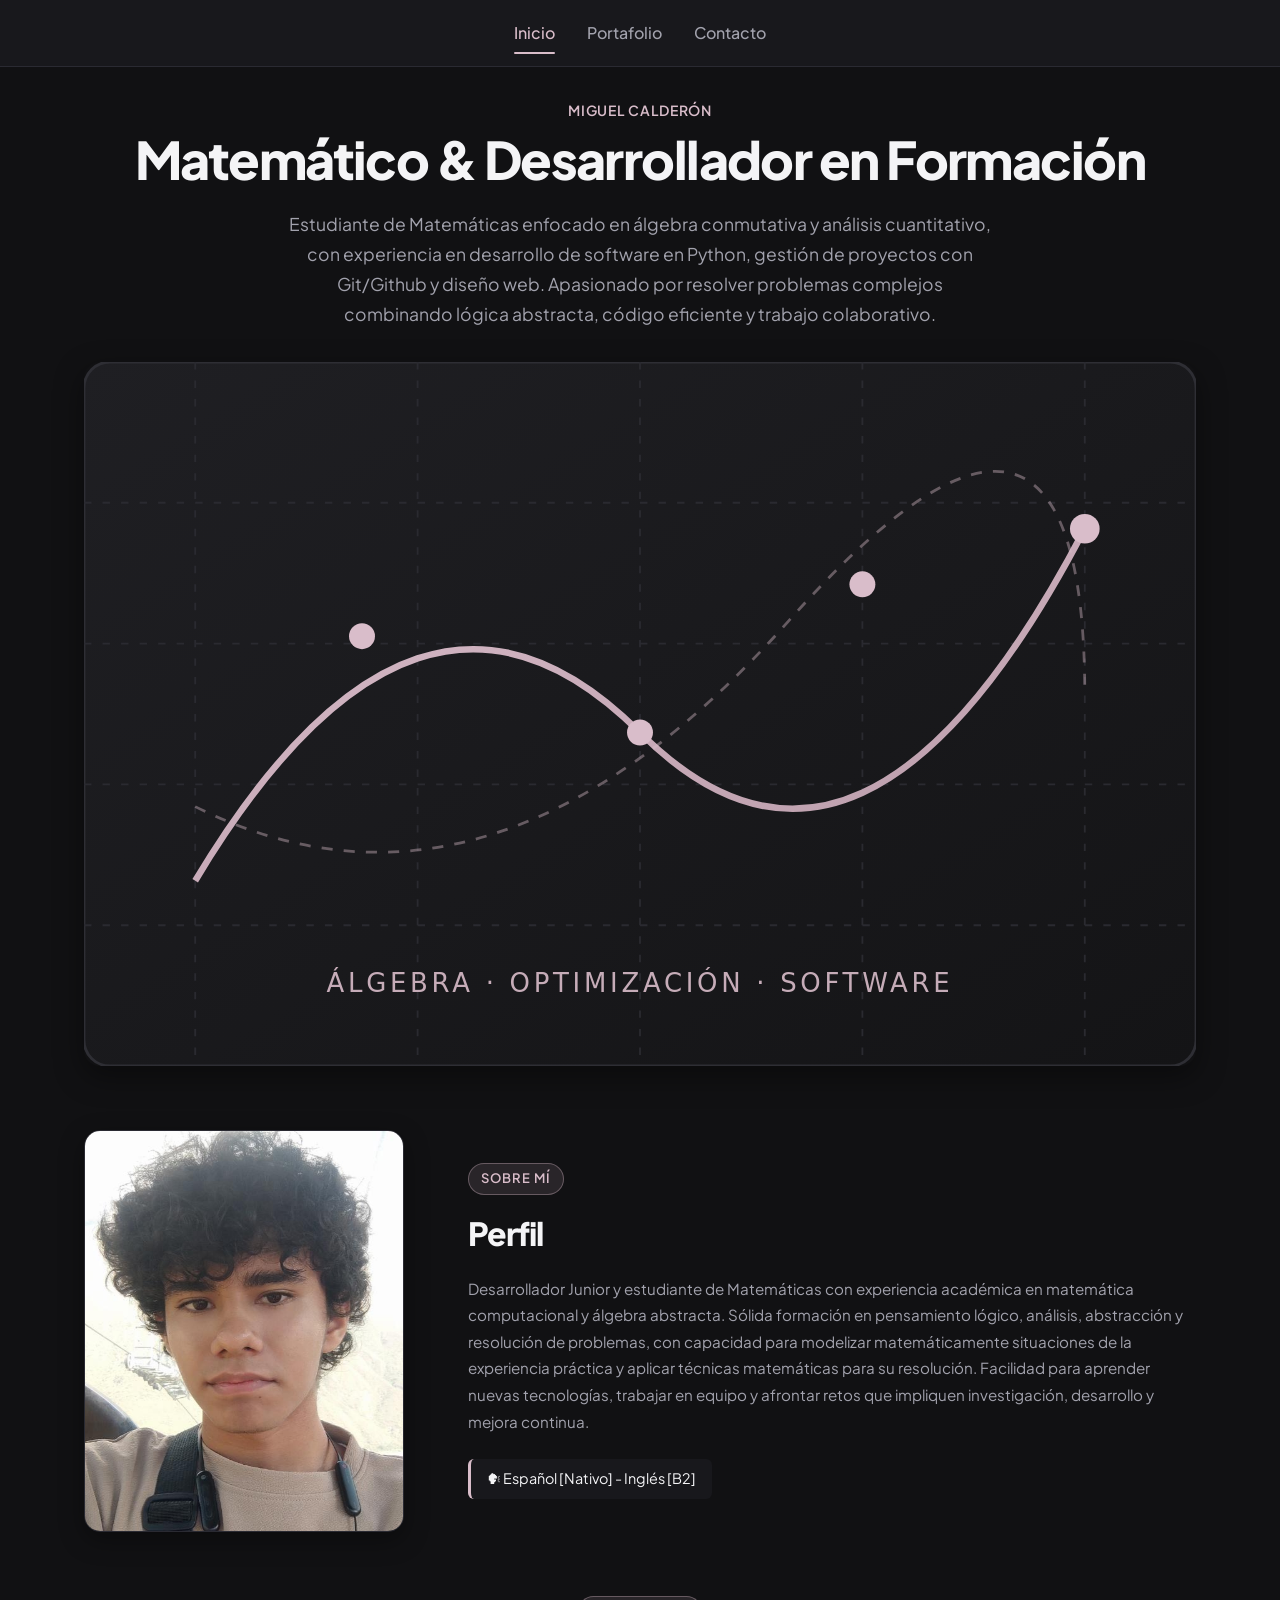
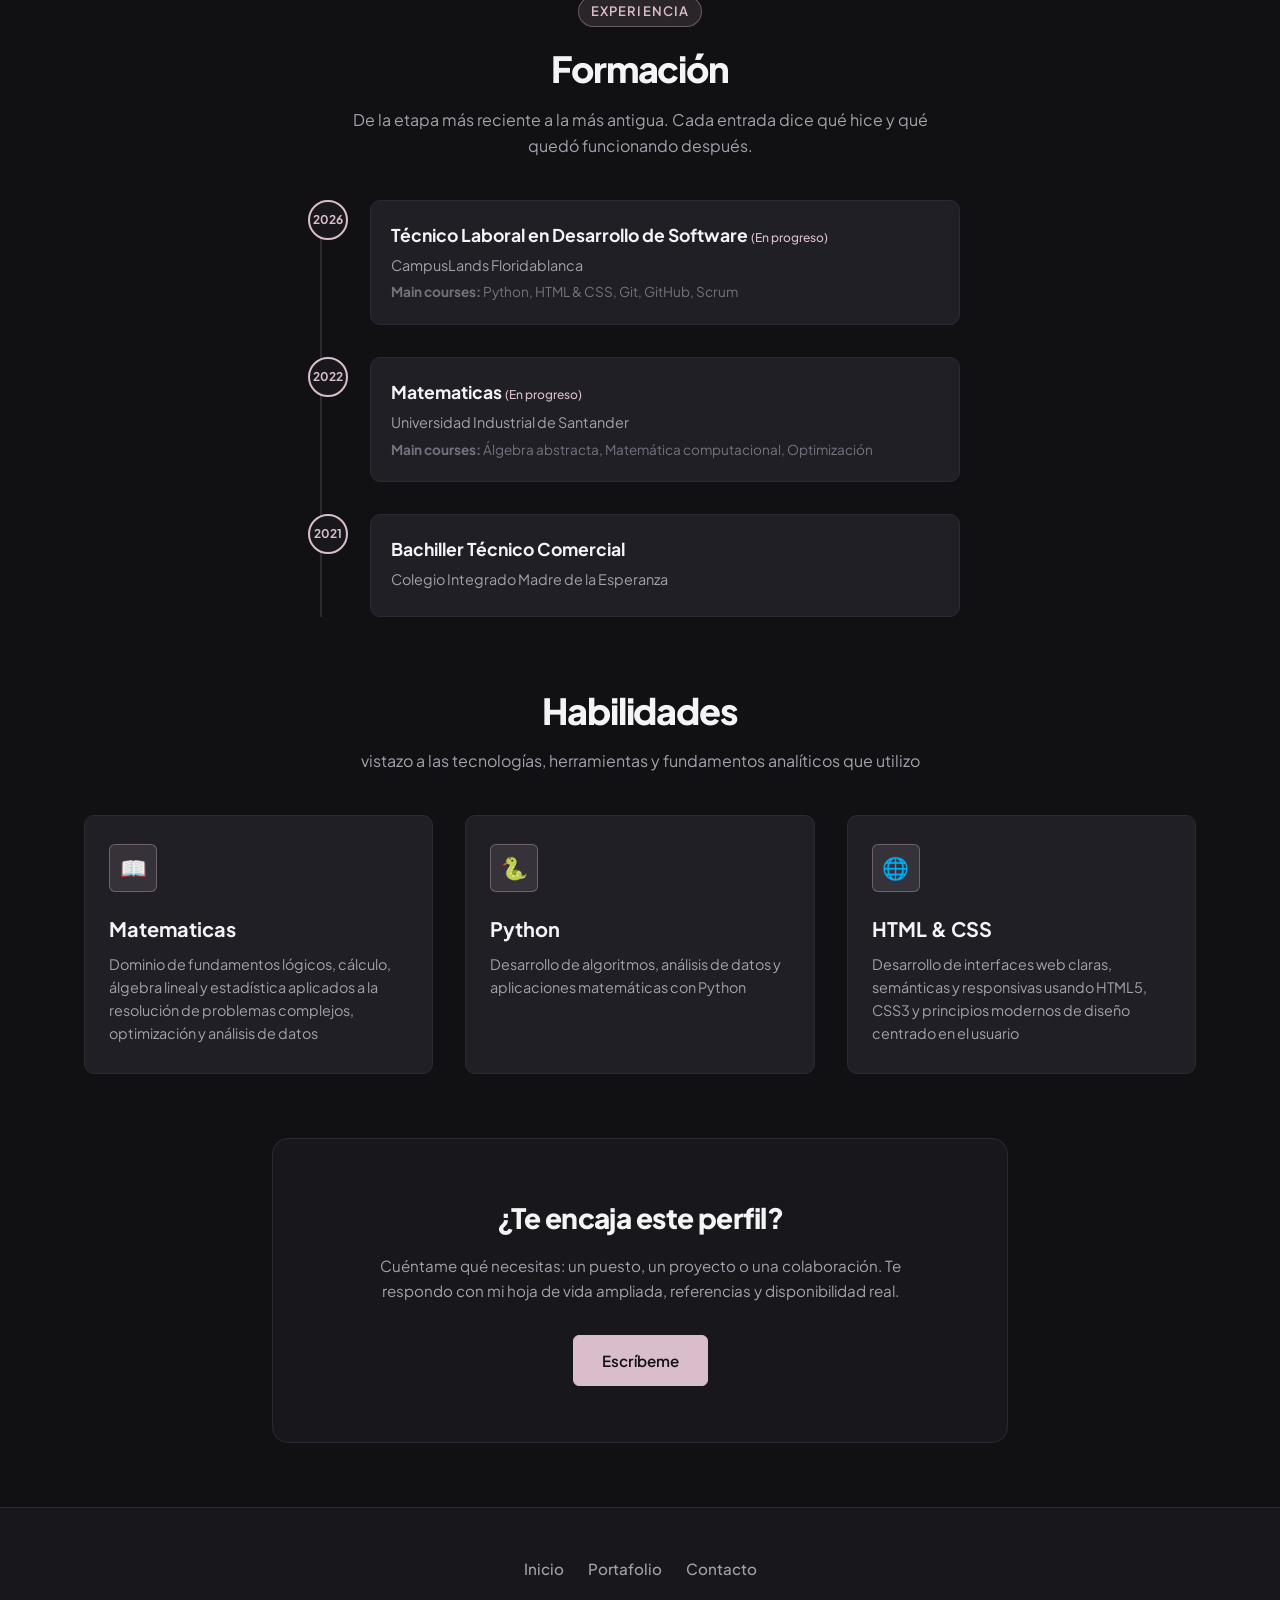
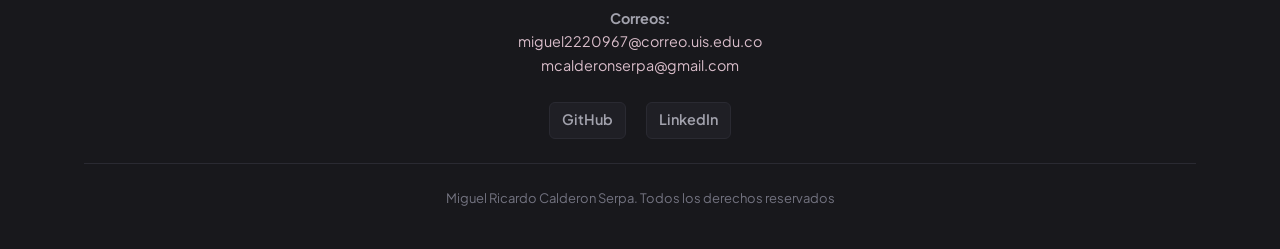
<file: index.html>
<!DOCTYPE html>
<html lang="es">

<head>
    <meta charset="UTF-8">
    <meta name="viewport" content="width=device-width, initial-scale=1.0">
    <meta name="description"
        content="Hoja de vida web de Miguel Ricardo Calderón Serpa - Estudiante de Matemáticas y Desarrollador de Software en formación.">
    <title>Miguel Ricardo Calderón Serpa | Hoja de Vida</title>
    <link rel="stylesheet" href="styles.css">
</head>

<body>

    <!-- Cabecera principal y navegación del sitio -->
    <header class="site-header">
        <div class="header-container">
            <button class="menu-toggle" aria-label="Abrir menú de navegación" aria-expanded="false">
                <span class="menu-bar"></span>
                <span class="menu-bar"></span>
                <span class="menu-bar"></span>
            </button>
            <nav class="site-nav" aria-label="Navegación principal">
                <ul class="nav-list">
                    <li><a href="index.html" class="active">Inicio</a></li>
                    <li><a href="portafolio.html">Portafolio</a></li>
                    <li><a href="contacto.html">Contacto</a></li>
                </ul>
            </nav>
        </div>
    </header>

    <!-- Contenido principal -->
    <main>

        <!-- Sección Hero -->
        <section id="hero" class="hero-section">
            <div class="hero-content">
                <p class="hero-tagline">Miguel Calderón</p>
                <h1>Matemático &amp; Desarrollador en Formación</h1>
                <p class="hero-description">
                    Estudiante de Matemáticas enfocado en álgebra conmutativa y análisis cuantitativo,
                    con experiencia en desarrollo de software en Python, gestión de proyectos con Git/Github y diseño
                    web.
                    Apasionado por resolver problemas complejos combinando lógica abstracta, código eficiente y trabajo
                    colaborativo.
                </p>
            </div>
            <figure class="hero-banner">
                <img src="images/banner-hero.svg" alt="Ilustración abstracta de matemáticas, algoritmos y optimización"
                    width="600" height="400">
            </figure>
        </section>

        <!-- Sección Sobre mí / Perfil -->
        <section id="perfil" class="profile-section">
            <figure class="profile-photo">
                <img src="images/foto-perfil.png" alt="Foto de perfil de Miguel Ricardo Calderón Serpa" width="509"
                    height="640">
            </figure>
            <div class="profile-info">
                <p class="section-tag">Sobre mí</p>
                <h2>Perfil</h2>
                <p class="profile-text">
                    Desarrollador Junior y estudiante de Matemáticas con experiencia académica en matemática
                    computacional y álgebra abstracta.
                    Sólida formación en pensamiento lógico, análisis, abstracción y resolución de problemas, con
                    capacidad para modelizar
                    matemáticamente situaciones de la experiencia práctica y aplicar técnicas matemáticas para su
                    resolución.
                    Facilidad para aprender nuevas tecnologías, trabajar en equipo y afrontar retos que impliquen
                    investigación, desarrollo y mejora continua.
                </p>
                <div class="profile-languages">
                    <p><span class="lang-icon" aria-hidden="true">&#x1F5E3;</span> Español [Nativo] - Inglés [B2]</p>
                </div>
            </div>
        </section>

        <!-- Sección Experiencia / Formación  -->
        <section id="formacion" class="education-section">
            <div class="section-header">
                <p class="section-tag">Experiencia</p>
                <h2>Formación</h2>
                <p class="section-description">
                    De la etapa más reciente a la más antigua. Cada entrada dice qué hice y qué quedó funcionando
                    después.
                </p>
            </div>
            <ol class="timeline">
                <li class="timeline-item">
                    <span class="timeline-year"><time datetime="2026">2026</time></span>
                    <div class="timeline-content">
                        <h3>Técnico Laboral en Desarrollo de Software <span class="badge">(En progreso)</span></h3>
                        <p class="timeline-institution">CampusLands Floridablanca</p>
                        <p class="timeline-courses"><strong>Main courses:</strong> Python, HTML & CSS, Git, GitHub,
                            Scrum</p>
                    </div>
                </li>
                <li class="timeline-item">
                    <span class="timeline-year"><time datetime="2022">2022</time></span>
                    <div class="timeline-content">
                        <h3>Matematicas <span class="badge">(En progreso)</span></h3>
                        <p class="timeline-institution">Universidad Industrial de Santander</p>
                        <p class="timeline-courses"><strong>Main courses:</strong> Álgebra abstracta, Matemática
                            computacional, Optimización</p>
                    </div>
                </li>
                <li class="timeline-item">
                    <span class="timeline-year"><time datetime="2021">2021</time></span>
                    <div class="timeline-content">
                        <h3>Bachiller Técnico Comercial</h3>
                        <p class="timeline-institution">Colegio Integrado Madre de la Esperanza</p>
                    </div>
                </li>
            </ol>
        </section>

        <!-- Sección Habilidades  -->
        <section id="habilidades" class="skills-section">
            <div class="section-header">
                <h2>Habilidades</h2>
                <p class="section-description">vistazo a las tecnologías, herramientas y fundamentos analíticos que
                    utilizo</p>
            </div>
            <div class="skills-grid">
                <article class="skill-card">
                    <div class="skill-icon" aria-hidden="true">&#x1F4D6;</div>
                    <h3>Matematicas</h3>
                    <p class="skill-text">Dominio de fundamentos lógicos, cálculo, álgebra lineal y estadística
                        aplicados a la resolución de problemas complejos, optimización y análisis de datos</p>
                </article>
                <article class="skill-card">
                    <div class="skill-icon" aria-hidden="true">&#x1F40D;</div>
                    <h3>Python</h3>
                    <p class="skill-text">Desarrollo de algoritmos, análisis de datos y aplicaciones matemáticas con
                        Python</p>
                </article>
                <article class="skill-card">
                    <div class="skill-icon" aria-hidden="true">&#x1F310;</div>
                    <h3>HTML &amp; CSS</h3>
                    <p class="skill-text">Desarrollo de interfaces web claras, semánticas y responsivas usando HTML5,
                        CSS3 y principios modernos de diseño centrado en el usuario</p>
                </article>
            </div>
        </section>

        <!-- Sección Llamado a la acción CTA  -->
        <section id="cta" class="cta-section">
            <h2>¿Te encaja este perfil?</h2>
            <p class="cta-description">
                Cuéntame qué necesitas: un puesto, un proyecto o una colaboración. Te respondo con mi hoja de vida
                ampliada, referencias y disponibilidad real.
            </p>
            <a href="contacto.html" class="btn btn-cta">Escríbeme</a>
        </section>

    </main>

    <!-- Pie de página unificado -->
    <footer class="site-footer">
        <div class="footer-container">
            <nav class="footer-nav" aria-label="Navegación secundaria">
                <ul class="footer-nav-list">
                    <li><a href="index.html">Inicio</a></li>
                    <li><a href="portafolio.html">Portafolio</a></li>
                    <li><a href="contacto.html">Contacto</a></li>
                </ul>
            </nav>
            <div class="footer-address">
                <p><strong>Correos:</strong></p>
                <p><a href="mailto:miguel2220967@correo.uis.edu.co">miguel2220967@correo.uis.edu.co</a></p>
                <p><a href="mailto:mcalderonserpa@gmail.com">mcalderonserpa@gmail.com</a></p>
            </div>
            <div class="footer-social">
                <a href="https://github.com/mcalderonserpa" target="_blank" rel="noopener noreferrer">GitHub</a>
                <a href="https://linkedin.com/in/m-calderon-serpa" target="_blank"
                    rel="noopener noreferrer">LinkedIn</a>
            </div>
            <div class="footer-copyright">
                <p>Miguel Ricardo Calderon Serpa. Todos los derechos reservados</p>
            </div>
        </div>
    </footer>
    <!-- Script accesible para alternar el menú en móviles -->
    <script>
        const menuToggle = document.querySelector('.menu-toggle');
        const siteNav = document.querySelector('.site-nav');
        if (menuToggle && siteNav) {
            menuToggle.addEventListener('click', () => {
                const isOpened = siteNav.classList.toggle('is-active');
                menuToggle.setAttribute('aria-expanded', isOpened);
            });
        }
    </script>
</body>

</html>
</file>
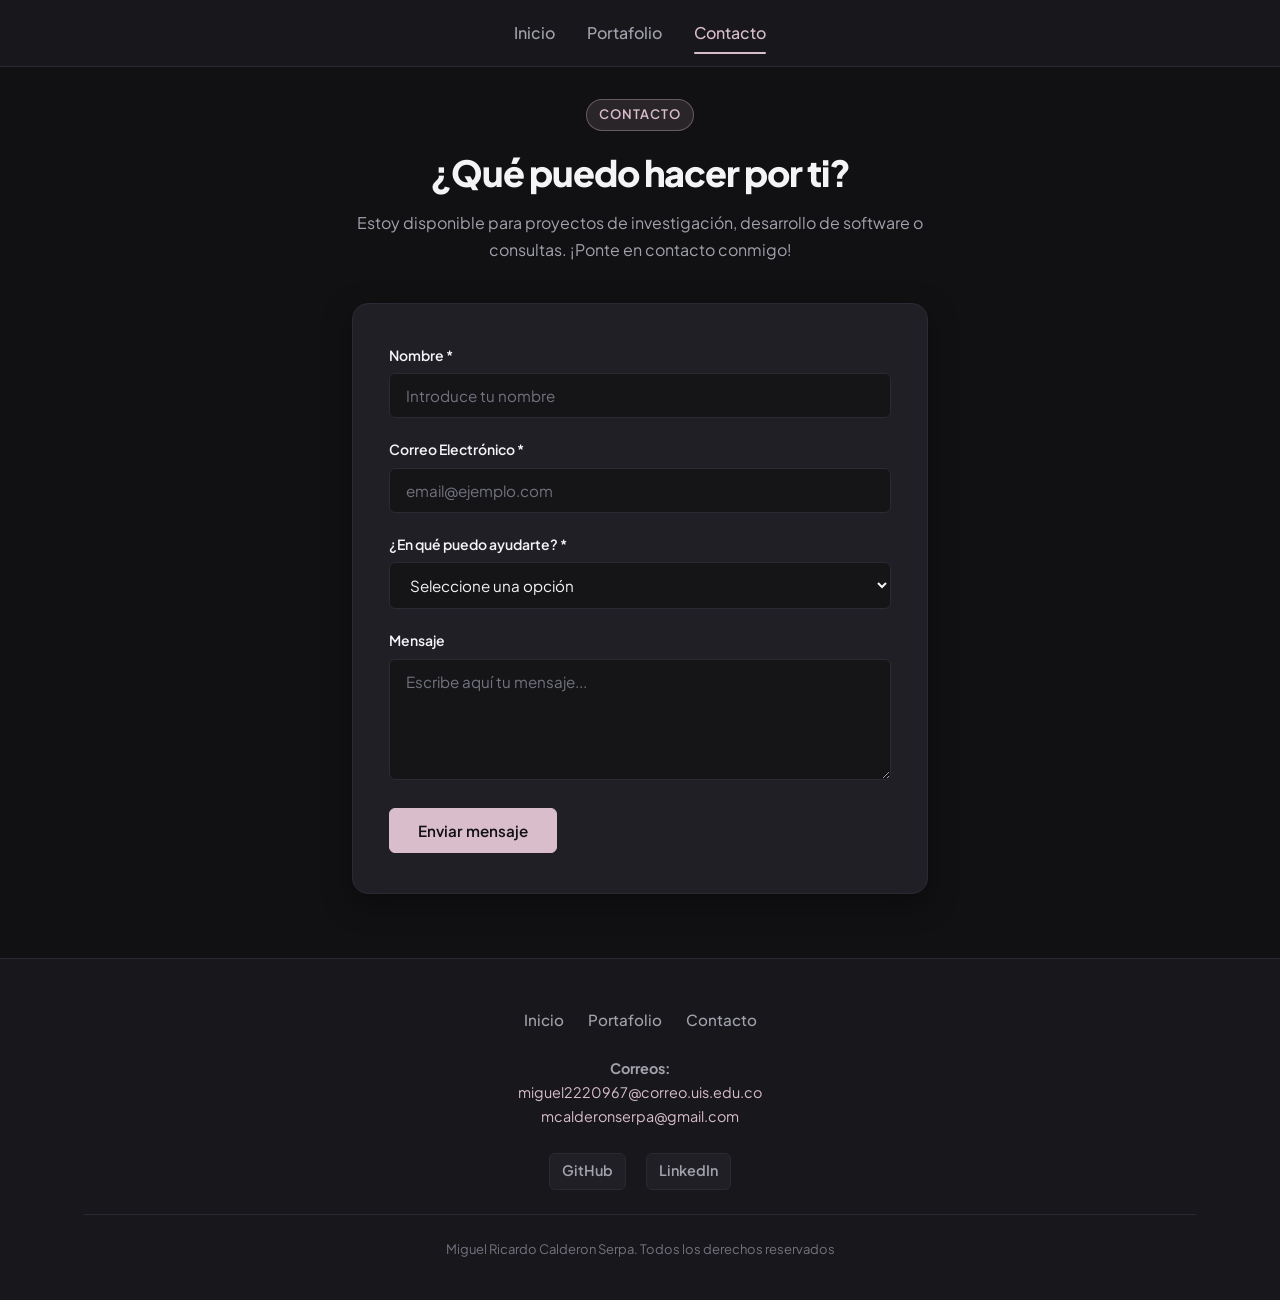
<file: contacto.html>
<!DOCTYPE html>
<html lang="es">

<head>
    <meta charset="UTF-8">
    <meta name="viewport" content="width=device-width, initial-scale=1.0">
    <meta name="description"
        content="Formulario de contacto de Miguel Ricardo Calderón Serpa - Estudiante de Matemáticas y Desarrollador de Software.">
    <title>Miguel Ricardo Calderón Serpa | Contacto</title>
    <link rel="stylesheet" href="styles.css">
</head>

<body>

    <!-- Cabecera principal y navegación del sitio -->
    <header class="site-header">
        <div class="header-container">
            <button class="menu-toggle" aria-label="Abrir menú de navegación" aria-expanded="false">
                <span class="menu-bar"></span>
                <span class="menu-bar"></span>
                <span class="menu-bar"></span>
            </button>
            <nav class="site-nav" aria-label="Navegación principal">
                <ul class="nav-list">
                    <li><a href="index.html">Inicio</a></li>
                    <li><a href="portafolio.html">Portafolio</a></li>
                    <li><a href="contacto.html" class="active">Contacto</a></li>
                </ul>
            </nav>
        </div>
    </header>

    <!-- Contenido principal -->
    <main>
        <section class="contact-section">
            <div class="section-header">
                <p class="section-tag">CONTACTO</p>
                <h1>¿Qué puedo hacer por ti?</h1>
                <p class="section-description">
                    Estoy disponible para proyectos de investigación, desarrollo de software o consultas. ¡Ponte en
                    contacto conmigo! </p>
            </div>

            <div class="contact-card">
                <form action="#" method="POST" class="contact-form">
                    <div class="form-group">
                        <label for="name">Nombre *</label>
                        <input type="text" id="name" name="name" placeholder="Introduce tu nombre" required>
                    </div>

                    <div class="form-group">
                        <label for="email">Correo Electrónico *</label>
                        <input type="email" id="email" name="email" placeholder="email@ejemplo.com" required>
                    </div>

                    <div class="form-group">
                        <label for="help-topic">¿En qué puedo ayudarte? *</label>
                        <select id="help-topic" name="help-topic">
                            <option value="" disabled selected>Seleccione una opción</option>
                            <option value="oferta">Oferta laboral</option>
                            <option value="proyecto">Colaboración en proyecto</option>
                            <option value="matematica">Consulta sobre matemática o algoritmos</option>
                            <option value="otro">Otro</option>
                        </select>
                    </div>

                    <div class="form-group">
                        <label for="message">Mensaje</label>
                        <textarea id="message" name="message" rows="5"
                            placeholder="Escribe aquí tu mensaje..."></textarea>
                    </div>

                    <div class="form-actions">
                        <button type="submit" class="btn btn-submit">Enviar mensaje</button>
                    </div>
                </form>
            </div>
        </section>
    </main>

    <!-- Pie de página unificado -->
    <footer class="site-footer">
        <div class="footer-container">
            <nav class="footer-nav" aria-label="Navegación secundaria">
                <ul class="footer-nav-list">
                    <li><a href="index.html">Inicio</a></li>
                    <li><a href="portafolio.html">Portafolio</a></li>
                    <li><a href="contacto.html">Contacto</a></li>
                </ul>
            </nav>
            <div class="footer-address">
                <p><strong>Correos:</strong></p>
                <p><a href="mailto:miguel2220967@correo.uis.edu.co">miguel2220967@correo.uis.edu.co</a></p>
                <p><a href="mailto:mcalderonserpa@gmail.com">mcalderonserpa@gmail.com</a></p>
            </div>
            <div class="footer-social">
                <a href="https://github.com/mcalderonserpa" target="_blank" rel="noopener noreferrer">GitHub</a>
                <a href="https://linkedin.com/in/m-calderon-serpa" target="_blank"
                    rel="noopener noreferrer">LinkedIn</a>
            </div>
            <div class="footer-copyright">
                <p>Miguel Ricardo Calderon Serpa. Todos los derechos reservados</p>
            </div>
        </div>
    </footer>

    <!-- Script accesible para alternar el menú en móviles -->
    <script>
        const menuToggle = document.querySelector('.menu-toggle');
        const siteNav = document.querySelector('.site-nav');
        if (menuToggle && siteNav) {
            menuToggle.addEventListener('click', () => {
                const isOpened = siteNav.classList.toggle('is-active');
                menuToggle.setAttribute('aria-expanded', isOpened);
            });
        }
    </script>
</body>

</html>
</file>
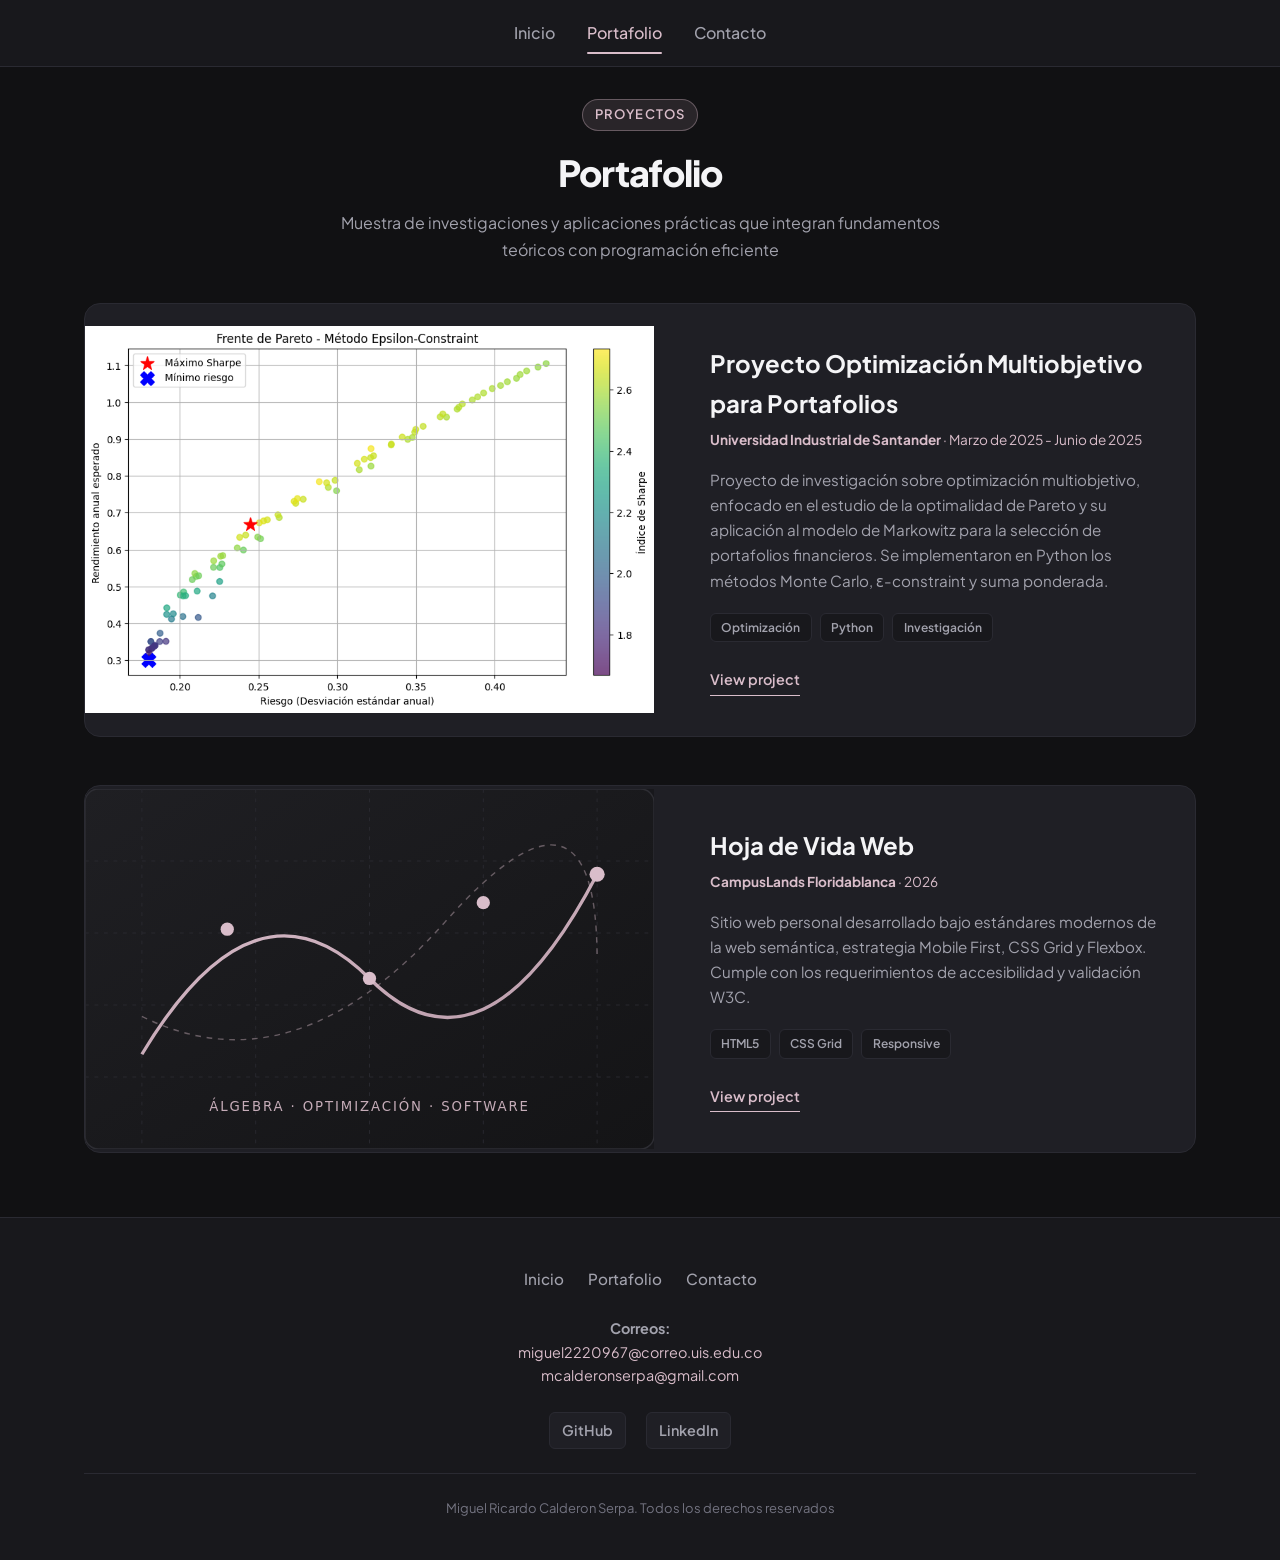
<file: portafolio.html>
<!DOCTYPE html>
<html lang="es">

<head>
  <meta charset="UTF-8">
  <meta name="viewport" content="width=device-width, initial-scale=1.0">
  <meta name="description"
    content="Portafolio de proyectos de Miguel Ricardo Calderón Serpa - Proyectos de software, matemáticas computacionales y desarrollo web.">
  <title>Miguel Ricardo Calderón Serpa | Portafolio</title>
  <link rel="stylesheet" href="styles.css">
</head>

<body>

  <!-- Cabecera principal y navegación del sitio -->
  <header class="site-header">
    <div class="header-container">
      <button class="menu-toggle" aria-label="Abrir menú de navegación" aria-expanded="false">
        <span class="menu-bar"></span>
        <span class="menu-bar"></span>
        <span class="menu-bar"></span>
      </button>
      <nav class="site-nav" aria-label="Navegación principal">
        <ul class="nav-list">
          <li><a href="index.html">Inicio</a></li>
          <li><a href="portafolio.html" class="active">Portafolio</a></li>
          <li><a href="contacto.html">Contacto</a></li>
        </ul>
      </nav>
    </div>
  </header>

  <!-- Contenido principal -->
  <main>
    <section class="portfolio-section">
      <div class="section-header">
        <p class="section-tag">Proyectos</p>
        <h1>Portafolio</h1>
        <p class="section-description">
          Muestra de investigaciones y aplicaciones prácticas que integran fundamentos teóricos con programación
          eficiente
        </p>
      </div>

      <div class="projects-container">

        <!-- Proyecto 1 (Optimización Multiobjetivo) según mockup -->
        <article class="project-card">
          <figure class="project-media">
            <img src="images/proyecto-optimizacion.png"
              alt="Visualización del frente de Pareto del proyecto de optimización multiobjetivo con método Epsilon-Constraint"
              width="806" height="548">
          </figure>
          <div class="project-info">
            <h2>Proyecto Optimización Multiobjetivo para Portafolios</h2>
            <p class="project-meta"><strong>Universidad Industrial de Santander</strong> &middot; Marzo de 2025 - Junio
              de 2025</p>
            <p class="project-summary">
              Proyecto de investigación sobre optimización multiobjetivo, enfocado en el estudio de la optimalidad de
              Pareto y su aplicación al modelo de Markowitz para la selección de portafolios financieros. Se
              implementaron en Python los métodos Monte Carlo, &epsilon;-constraint y suma ponderada.
            </p>
            <ul class="project-tags">
              <li>Optimización</li>
              <li>Python</li>
              <li>Investigación</li>
            </ul>
            <div class="project-links">
              <a href="https://github.com/mcalderonserpa/optimizacion-multiobjetivo-portafolios.git" target="_blank"
                rel="noopener noreferrer" class="link-project">View project</a>
            </div>
          </div>
        </article>

        <!-- Proyecto 2 (Hoja de Vida Web) -->
        <article class="project-card">
          <figure class="project-media">
            <img src="images/banner-hero.svg" alt="Captura del diseño de la hoja de vida web responsiva" width="600"
              height="360">
          </figure>
          <div class="project-info">
            <h2>Hoja de Vida Web</h2>
            <p class="project-meta"><strong>CampusLands Floridablanca</strong> &middot; 2026</p>
            <p class="project-summary">
              Sitio web personal desarrollado bajo estándares modernos de la web semántica, estrategia Mobile First, CSS
              Grid y Flexbox. Cumple con los requerimientos de accesibilidad y validación W3C.
            </p>
            <ul class="project-tags">
              <li>HTML5</li>
              <li>CSS Grid</li>
              <li>Responsive</li>
            </ul>
            <div class="project-links">
              <a href="https://github.com/mcalderonserpa" target="_blank" rel="noopener noreferrer"
                class="link-project">View project</a>
            </div>
          </div>
        </article>

      </div>
    </section>
  </main>

  <!-- Pie de página unificado -->
  <footer class="site-footer">
    <div class="footer-container">
      <nav class="footer-nav" aria-label="Navegación secundaria">
        <ul class="footer-nav-list">
          <li><a href="index.html">Inicio</a></li>
          <li><a href="portafolio.html">Portafolio</a></li>
          <li><a href="contacto.html">Contacto</a></li>
        </ul>
      </nav>
      <div class="footer-address">
        <p><strong>Correos:</strong></p>
        <p><a href="mailto:miguel2220967@correo.uis.edu.co">miguel2220967@correo.uis.edu.co</a></p>
        <p><a href="mailto:mcalderonserpa@gmail.com">mcalderonserpa@gmail.com</a></p>
      </div>
      <div class="footer-social">
        <a href="https://github.com/mcalderonserpa" target="_blank" rel="noopener noreferrer">GitHub</a>
        <a href="https://linkedin.com/in/m-calderon-serpa" target="_blank" rel="noopener noreferrer">LinkedIn</a>
      </div>
      <div class="footer-copyright">
        <p>Miguel Ricardo Calderon Serpa. Todos los derechos reservados</p>
      </div>
    </div>
  </footer>

  <!-- Script accesible para alternar el menú en móviles -->
  <script>
    const menuToggle = document.querySelector('.menu-toggle');
    const siteNav = document.querySelector('.site-nav');
    if (menuToggle && siteNav) {
      menuToggle.addEventListener('click', () => {
        const isOpened = siteNav.classList.toggle('is-active');
        menuToggle.setAttribute('aria-expanded', isOpened);
      });
    }
  </script>
</body>

</html>
</file>
<file: styles.css>
/* ==========================================================================
   HOJA DE VIDA WEB - MIGUEL RICARDO CALDERÓN SERPA
   Estilos CSS basados en estrategia Mobile First y requerimientos del proyecto
   Paleta: Fondo carbón oscuro con acento único en #D9BDCA
   ========================================================================== */

/* Importación de tipografía sans moderna: Plus Jakarta Sans */
@import url('https://fonts.googleapis.com/css2?family=Plus+Jakarta+Sans:wght@300;400;500;600;700;800&display=swap');

/* ==========================================================================
   R11 - Variables CSS y Sistema de Diseño (CSS válido sin reglas forzadas)
   ========================================================================== */
:root {
  /* Fondo carbón oscuro en distintas superficies */
  --bg-dark-base: #111113;
  --bg-dark-surface: #18181c;
  --bg-dark-card: #1f1f25;
  --bg-dark-card-hover: #26262e;
  --bg-dark-input: #151518;

  /* Color único para acentos */
  --accent-color: #D9BDCA;
  --accent-hover: #e8d5de;
  --accent-subtle: rgba(217, 189, 202, 0.12);
  --accent-border: rgba(217, 189, 202, 0.35);
  --accent-glow: rgba(217, 189, 202, 0.2);

  /* Jerarquía tipográfica y textos */
  --text-primary: #f4f4f6;
  --text-secondary: #a2a2ad;
  --text-muted: #737380;
  --text-on-accent: #111113;

  /* Bordes y separadores */
  --border-color: #2a2a32;
  --border-light: #363640;

  /* Tipografía sans moderna */
  --font-family-sans: 'Plus Jakarta Sans', system-ui, -apple-system, BlinkMacSystemFont, 'Segoe UI', Roboto, sans-serif;

  /* Espaciado y transiciones */
  --radius-sm: 0.375rem;
  --radius-md: 0.625rem;
  --radius-lg: 1rem;
  --transition-fast: 0.2s ease;
  --transition-normal: 0.3s ease;
}

/* ==========================================================================
   R1 - Base y Reset Responsive (Compatible con meta viewport)
   ========================================================================== */
*,
*::before,
*::after {
  box-sizing: border-box;
  margin: 0;
  padding: 0;
}

html {
  font-size: 100%;
  scroll-behavior: smooth;
}

body {
  font-family: var(--font-family-sans);
  background-color: var(--bg-dark-base);
  color: var(--text-primary);
  line-height: 1.65;
  min-height: 100vh;
  display: grid;
  grid-template-rows: auto 1fr auto;
  grid-template-areas:
    "header"
    "main"
    "footer";
}

/* ==========================================================================
   R7 - Imágenes Responsive (No se desbordan en celular, max-width: 100%)
   ========================================================================== */
img,
picture,
svg,
video {
  max-width: 100%;
  height: auto;
  display: block;
}

/* ==========================================================================
   R6 - Contenedor Máximo Centrado y Unidades Relativas (rem, %, vw)
   ========================================================================== */
.header-container,
.footer-container,
.hero-section,
.profile-section,
.education-section,
.skills-section,
.cta-section,
.portfolio-section,
.contact-section {
  width: 100%;
  max-width: 72rem;
  margin-left: auto;
  margin-right: auto;
  padding-left: 1.25rem;
  padding-right: 1.25rem;
}

/* ==========================================================================
   R9 - Enlaces Internos y Elementos de Interacción
   ========================================================================== */
a {
  color: var(--accent-color);
  text-decoration: none;
  transition: color var(--transition-fast);
}

a:hover,
a:focus-visible {
  color: var(--accent-hover);
}

/* Botones con color de acento único #D9BDCA */
.btn {
  display: inline-flex;
  align-items: center;
  justify-content: center;
  font-family: var(--font-family-sans);
  font-size: 0.95rem;
  font-weight: 600;
  padding: 0.75rem 1.75rem;
  border-radius: var(--radius-sm);
  cursor: pointer;
  border: 1px solid var(--accent-color);
  background-color: var(--accent-color);
  color: var(--text-on-accent);
  transition: background-color var(--transition-fast), transform var(--transition-fast), box-shadow var(--transition-fast);
  text-decoration: none;
}

.btn:hover,
.btn:focus-visible {
  background-color: var(--accent-hover);
  border-color: var(--accent-hover);
  transform: translateY(-2px);
  box-shadow: 0 6px 20px var(--accent-glow);
  color: var(--text-on-accent);
}

/* Etiquetas de sección (Taglines de mockups) */
.section-tag {
  display: inline-block;
  font-size: 0.8125rem;
  font-weight: 600;
  text-transform: uppercase;
  letter-spacing: 0.08em;
  color: var(--accent-color);
  background-color: var(--accent-subtle);
  border: 1px solid var(--accent-border);
  padding: 0.25rem 0.75rem;
  border-radius: 9999px;
  margin-bottom: 0.75rem;
}

.section-header {
  text-align: center;
  margin-bottom: 2.5rem;
}

.section-header h1,
.section-header h2 {
  font-size: 2rem;
  font-weight: 800;
  letter-spacing: -0.03em;
  color: var(--text-primary);
  margin-bottom: 0.5rem;
}

.section-description {
  color: var(--text-secondary);
  font-size: 1rem;
  max-width: 38rem;
  margin-left: auto;
  margin-right: auto;
}

/* ==========================================================================
   R8 - Cabecera y Menú de Navegación Consistente
   ========================================================================== */
.site-header {
  grid-area: header;
  background-color: var(--bg-dark-surface);
  border-bottom: 1px solid var(--border-color);
  position: sticky;
  top: 0;
  z-index: 100;
  backdrop-filter: blur(8px);
}

.header-container {
  display: flex;
  align-items: center;
  justify-content: space-between;
  padding-top: 1rem;
  padding-bottom: 1rem;
  position: relative;
  flex-wrap: wrap;
}

/* Botón para móvil */
.menu-toggle {
  display: flex;
  flex-direction: column;
  justify-content: space-between;
  width: 2rem;
  height: 1.35rem;
  background: transparent;
  border: none;
  cursor: pointer;
  padding: 0;
  margin-left: auto;
}

.menu-toggle .menu-bar {
  display: block;
  width: 100%;
  height: 2px;
  background-color: var(--accent-color);
  border-radius: 2px;
  transition: transform var(--transition-fast), opacity var(--transition-fast);
}

/* Menú en versión móvil (Mobile First: desplegable) */
.site-nav {
  display: none;
  width: 100%;
  margin-top: 1rem;
  padding-top: 1rem;
  border-top: 1px solid var(--border-color);
}

.site-nav.is-active {
  display: block;
}

.nav-list {
  list-style: none;
  display: flex;
  flex-direction: column;
  gap: 0.75rem;
}

.nav-list a {
  display: block;
  color: var(--text-secondary);
  font-weight: 500;
  font-size: 1rem;
  padding: 0.5rem 0.25rem;
  transition: color var(--transition-fast);
}

.nav-list a:hover,
.nav-list a.active {
  color: var(--accent-color);
}

/* ==========================================================================
   R2 - Base Mobile First: Secciones Principales
   ========================================================================== */
main {
  grid-area: main;
  display: flex;
  flex-direction: column;
  gap: 4rem;
  padding-top: 2rem;
  padding-bottom: 4rem;
}

/* --- SECCIÓN HERO --- */
.hero-section {
  text-align: center;
}

.hero-tagline {
  font-size: 0.875rem;
  font-weight: 600;
  letter-spacing: 0.05em;
  color: var(--accent-color);
  margin-bottom: 0.5rem;
  text-transform: uppercase;
}

.hero-content h1 {
  font-size: 2.125rem;
  font-weight: 800;
  line-height: 1.15;
  letter-spacing: -0.03em;
  color: var(--text-primary);
  margin-bottom: 1.25rem;
}

.hero-description {
  font-size: 0.95rem;
  color: var(--text-secondary);
  max-width: 44rem;
  margin-left: auto;
  margin-right: auto;
  margin-bottom: 2rem;
  line-height: 1.7;
}

.hero-banner {
  margin: 0 auto;
  border-radius: var(--radius-lg);
  overflow: hidden;
  box-shadow: 0 10px 30px rgba(0, 0, 0, 0.4);
}

.hero-banner img {
  width: 100%;
  height: auto;
}

/* --- SECCIÓN PERFIL (R4 - grid por áreas en mobile) --- */
.profile-section {
  display: grid;
  grid-template-areas:
    "photo"
    "info";
  gap: 2rem;
  align-items: center;
}

.profile-photo {
  grid-area: photo;
  margin: 0 auto;
  max-width: 20rem;
  border-radius: var(--radius-lg);
  overflow: hidden;
  box-shadow: 0 8px 24px rgba(0, 0, 0, 0.35);
  border: 1px solid var(--border-color);
}

.profile-photo img {
  width: 100%;
  height: 100%;
  object-fit: cover;
  display: block;
}

.profile-info {
  grid-area: info;
}

.profile-info h2 {
  font-size: 2rem;
  font-weight: 800;
  letter-spacing: -0.03em;
  color: var(--text-primary);
  margin-bottom: 1rem;
}

.profile-text {
  color: var(--text-secondary);
  font-size: 0.95rem;
  margin-bottom: 1.5rem;
  line-height: 1.75;
}

.profile-languages {
  display: inline-flex;
  align-items: center;
  gap: 0.5rem;
  padding: 0.5rem 1rem;
  background-color: var(--bg-dark-surface);
  border-radius: var(--radius-sm);
  border-left: 3px solid var(--accent-color);
  color: var(--text-primary);
  font-size: 0.9rem;
}

/* --- SECCIÓN FORMACIÓN (Línea de tiempo) --- */
.education-section .timeline {
  list-style: none;
  position: relative;
  max-width: 40rem;
  margin: 0 auto;
  padding-left: 1.5rem;
  border-left: 2px solid var(--border-color);
}

.timeline-item {
  position: relative;
  margin-bottom: 2rem;
}

.timeline-item:last-child {
  margin-bottom: 0;
}

.timeline-year {
  position: absolute;
  left: -2.35rem;
  top: 0;
  background-color: var(--bg-dark-surface);
  border: 2px solid var(--accent-color);
  color: var(--accent-color);
  font-size: 0.75rem;
  font-weight: 700;
  width: 2.5rem;
  height: 2.5rem;
  border-radius: 50%;
  display: flex;
  align-items: center;
  justify-content: center;
}

.timeline-content {
  margin-left: 1.5rem;
  background-color: var(--bg-dark-card);
  padding: 1.25rem;
  border-radius: var(--radius-md);
  border: 1px solid var(--border-color);
}

.timeline-content h3 {
  font-size: 1.1rem;
  color: var(--text-primary);
  margin-bottom: 0.25rem;
}

.timeline-content .badge {
  font-size: 0.75rem;
  font-weight: 500;
  color: var(--accent-color);
}

.timeline-institution {
  color: var(--text-secondary);
  font-size: 0.9rem;
  margin-bottom: 0.25rem;
}

.timeline-courses {
  color: var(--text-muted);
  font-size: 0.85rem;
}

/* ==========================================================================
   R5 - Sección de Tarjetas de Habilidades (repeat, minmax Mobile First)
   ========================================================================== */
.skills-grid {
  display: grid;
  grid-template-columns: repeat(auto-fit, minmax(16rem, 1fr));
  gap: 1.25rem;
}

.skill-card {
  background-color: var(--bg-dark-card);
  border: 1px solid var(--border-color);
  border-radius: var(--radius-md);
  padding: 1.75rem 1.5rem;
  transition: transform var(--transition-normal), border-color var(--transition-normal), box-shadow var(--transition-normal);
  display: flex;
  flex-direction: column;
}

.skill-card:hover {
  transform: translateY(-4px);
  border-color: var(--accent-border);
  box-shadow: 0 10px 25px rgba(0, 0, 0, 0.45);
}

.skill-icon {
  width: 3rem;
  height: 3rem;
  border-radius: var(--radius-sm);
  background-color: var(--accent-subtle);
  border: 1px solid var(--accent-border);
  color: var(--accent-color);
  display: flex;
  align-items: center;
  justify-content: center;
  font-size: 1.35rem;
  margin-bottom: 1.25rem;
}

.skill-card h3 {
  font-size: 1.25rem;
  font-weight: 700;
  color: var(--text-primary);
  margin-bottom: 0.5rem;
}

.skill-text {
  color: var(--text-secondary);
  font-size: 0.9rem;
  line-height: 1.6;
}

/* --- SECCIÓN CTA --- */
.cta-section {
  text-align: center;
  background-color: var(--bg-dark-surface);
  border: 1px solid var(--border-color);
  border-radius: var(--radius-lg);
  padding: 3rem 1.5rem;
  max-width: 46rem;
}

.cta-section h2 {
  font-size: 1.75rem;
  font-weight: 800;
  letter-spacing: -0.02em;
  color: var(--text-primary);
  margin-bottom: 0.75rem;
}

.cta-description {
  color: var(--text-secondary);
  font-size: 0.95rem;
  max-width: 34rem;
  margin: 0 auto 2rem auto;
}

/* ==========================================================================
   PÁGINAS ADICIONALES: PORTAFOLIO Y CONTACTO
   ========================================================================== */

/* Portafolio Cards */
.projects-container {
  display: flex;
  flex-direction: column;
  gap: 3rem;
}

.project-card {
  background-color: var(--bg-dark-card);
  border: 1px solid var(--border-color);
  border-radius: var(--radius-lg);
  overflow: hidden;
  display: grid;
  grid-template-areas:
    "media"
    "info";
  gap: 1.5rem;
  transition: border-color var(--transition-fast), box-shadow var(--transition-fast);
}

.project-card:hover {
  border-color: var(--accent-border);
  box-shadow: 0 12px 30px rgba(0, 0, 0, 0.4);
}

.project-media {
  grid-area: media;
  background-color: var(--bg-dark-surface);
}

.project-media img {
  width: 100%;
  height: auto;
}

.project-info {
  grid-area: info;
  padding: 1.5rem;
}

.project-info h2 {
  font-size: 1.5rem;
  font-weight: 700;
  color: var(--text-primary);
  margin-bottom: 0.35rem;
}

.project-meta {
  font-size: 0.85rem;
  color: var(--accent-color);
  margin-bottom: 1rem;
}

.project-summary {
  font-size: 0.95rem;
  color: var(--text-secondary);
  line-height: 1.65;
  margin-bottom: 1.25rem;
}

.project-tags {
  list-style: none;
  display: flex;
  flex-wrap: wrap;
  gap: 0.5rem;
  margin-bottom: 1.5rem;
}

.project-tags li {
  font-size: 0.75rem;
  font-weight: 600;
  color: var(--text-secondary);
  background-color: var(--bg-dark-surface);
  border: 1px solid var(--border-color);
  padding: 0.25rem 0.65rem;
  border-radius: var(--radius-sm);
}

.link-project {
  display: inline-flex;
  align-items: center;
  font-weight: 600;
  font-size: 0.9rem;
  color: var(--accent-color);
  border-bottom: 1px solid var(--accent-color);
  padding-bottom: 0.15rem;
  transition: opacity var(--transition-fast);
}

.link-project:hover {
  opacity: 0.8;
}

/* Contacto Form */
.contact-card {
  background-color: var(--bg-dark-card);
  border: 1px solid var(--border-color);
  border-radius: var(--radius-lg);
  padding: 2rem 1.5rem;
  max-width: 36rem;
  margin: 0 auto;
  box-shadow: 0 10px 30px rgba(0, 0, 0, 0.35);
}

.contact-form {
  display: flex;
  flex-direction: column;
  gap: 1.25rem;
}

.form-group {
  display: flex;
  flex-direction: column;
  gap: 0.4rem;
}

.form-group label {
  font-size: 0.875rem;
  font-weight: 600;
  color: var(--text-primary);
}

.form-group input,
.form-group select,
.form-group textarea {
  width: 100%;
  padding: 0.75rem 1rem;
  font-family: var(--font-family-sans);
  font-size: 0.95rem;
  color: var(--text-primary);
  background-color: var(--bg-dark-input);
  border: 1px solid var(--border-color);
  border-radius: var(--radius-sm);
  outline: none;
  transition: border-color var(--transition-fast), box-shadow var(--transition-fast);
}

.form-group input::placeholder,
.form-group textarea::placeholder {
  color: var(--text-muted);
}

.form-group input:focus,
.form-group select:focus,
.form-group textarea:focus {
  border-color: var(--accent-color);
  box-shadow: 0 0 0 3px var(--accent-subtle);
}

.form-group select option {
  background-color: var(--bg-dark-surface);
  color: var(--text-primary);
}

.form-actions {
  margin-top: 0.5rem;
}

.btn-submit {
  width: 100%;
}

/* ==========================================================================
   R8 & R10 - Pie de Página (Enlaces externos e internos)
   ========================================================================== */
.site-footer {
  grid-area: footer;
  background-color: var(--bg-dark-surface);
  border-top: 1px solid var(--border-color);
  padding-top: 3rem;
  padding-bottom: 2.5rem;
}

.footer-container {
  display: flex;
  flex-direction: column;
  align-items: center;
  text-align: center;
  gap: 1.5rem;
}

.footer-nav-list {
  list-style: none;
  display: flex;
  gap: 1.5rem;
  flex-wrap: wrap;
  justify-content: center;
}

.footer-nav-list a {
  color: var(--text-secondary);
  font-weight: 500;
  font-size: 0.95rem;
}

.footer-nav-list a:hover {
  color: var(--accent-color);
}

.footer-address {
  font-size: 0.9rem;
  color: var(--text-secondary);
}

.footer-address a {
  color: var(--accent-color);
}

.footer-social {
  display: flex;
  gap: 1.25rem;
}

.footer-social a {
  font-size: 0.9rem;
  font-weight: 600;
  color: var(--text-secondary);
  padding: 0.35rem 0.75rem;
  border-radius: var(--radius-sm);
  background-color: var(--bg-dark-card);
  border: 1px solid var(--border-color);
  transition: color var(--transition-fast), border-color var(--transition-fast);
}

.footer-social a:hover {
  color: var(--accent-color);
  border-color: var(--accent-border);
}

.footer-copyright {
  font-size: 0.8125rem;
  color: var(--text-muted);
  border-top: 1px solid var(--border-color);
  width: 100%;
  padding-top: 1.5rem;
}

/* ==========================================================================
   R3 - BREAKPOINTS RESPONSIVE (De menor a mayor, al final del archivo)
   ========================================================================== */

/* --------------------------------------------------------------------------
   Breakpoint 1: Tabletas y pantallas medianas (min-width: 600px / 37.5rem)
   Cambios visibles: adaptación de tarjetas de habilidades, formulario y espaciado
   -------------------------------------------------------------------------- */
@media (min-width: 37.5rem) {

  /* R5 - Rejilla de tarjetas de habilidades con repeat(auto-fit, minmax(…)) */
  .skills-grid {
    grid-template-columns: repeat(auto-fit, minmax(14rem, 1fr));
    gap: 1.5rem;
  }

  .hero-content h1 {
    font-size: 2.75rem;
  }

  .section-header h1,
  .section-header h2 {
    font-size: 2.25rem;
  }

  .cta-section {
    padding: 3.5rem 2.5rem;
  }

  .contact-card {
    padding: 2.5rem 2.25rem;
  }

  .btn-submit {
    width: auto;
    min-width: 10rem;
  }
}

/* --------------------------------------------------------------------------
   Breakpoint 2: Computadores de escritorio (min-width: 1024px / 64rem)
   Cambios visibles: menú horizontal en cabecera, grid-template-areas para
   perfil y portafolio, 3 columnas completas en tarjetas de habilidades
   -------------------------------------------------------------------------- */
@media (min-width: 64rem) {

  /* Cabecera y Menú horizontal en escritorio */
  .header-container {
    justify-content: center;
  }

  .menu-toggle {
    display: none;
  }

  .site-nav {
    display: block;
    width: auto;
    margin-top: 0;
    padding-top: 0;
    border-top: none;
  }

  .nav-list {
    flex-direction: row;
    gap: 2rem;
  }

  .nav-list a {
    padding: 0.25rem 0;
    position: relative;
  }

  .nav-list a.active::after {
    content: '';
    position: absolute;
    bottom: -0.25rem;
    left: 0;
    width: 100%;
    height: 2px;
    background-color: var(--accent-color);
    border-radius: 2px;
  }

  /* R4 - Estructura de la hoja de vida con grid-template-areas en escritorio */
  .profile-section {
    grid-template-areas: "photo info";
    grid-template-columns: 20rem 1fr;
    gap: 4rem;
  }

  .profile-photo {
    max-width: 100%;
  }

  /* R5 - Tarjetas de habilidades en escritorio con minmax ajustado */
  .skills-grid {
    grid-template-columns: repeat(auto-fit, minmax(18rem, 1fr));
    gap: 2rem;
  }

  /* Tarjetas de proyectos en portafolio: vista horizontal de 2 columnas */
  .project-card {
    grid-template-areas: "media info";
    grid-template-columns: 1.1fr 1fr;
    align-items: center;
  }

  .project-info {
    padding: 2.5rem 2rem;
  }

  .hero-content h1 {
    font-size: 3.25rem;
  }

  .hero-description {
    font-size: 1.1rem;
  }
}
</file>
